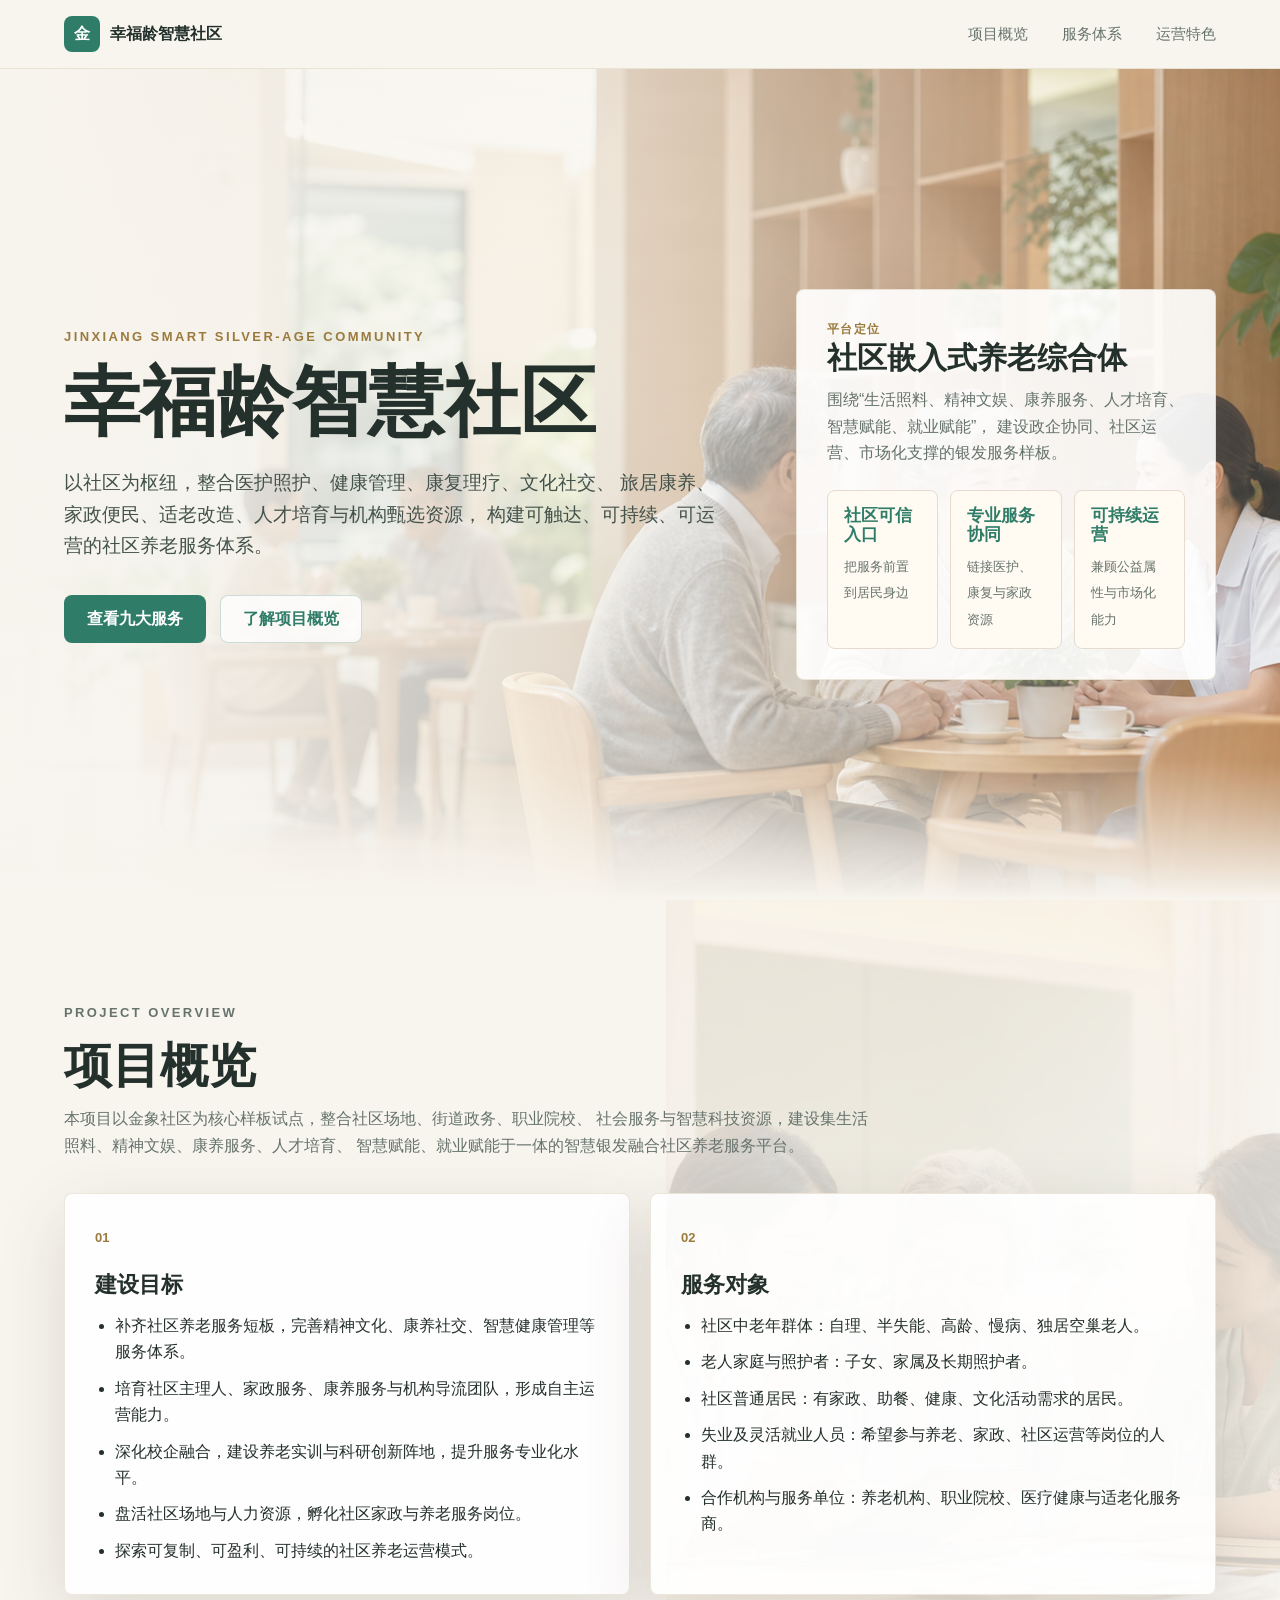
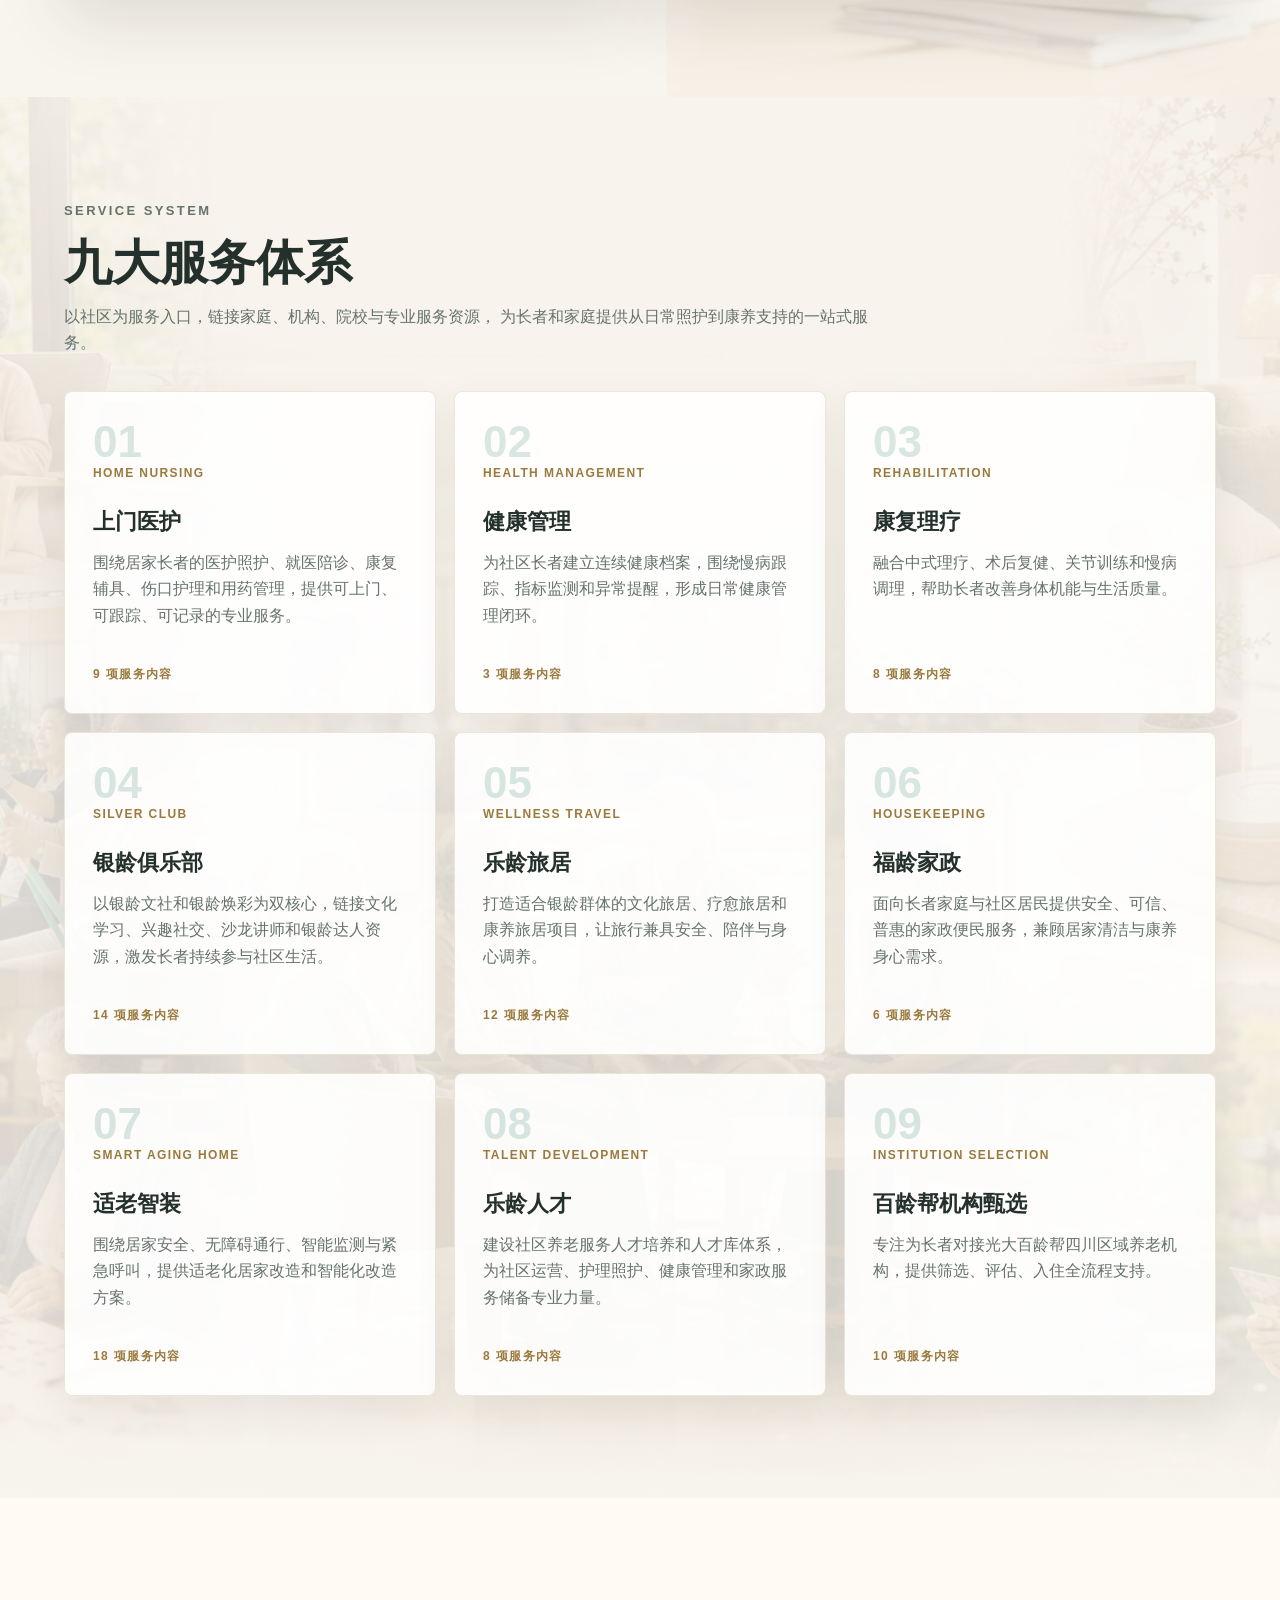
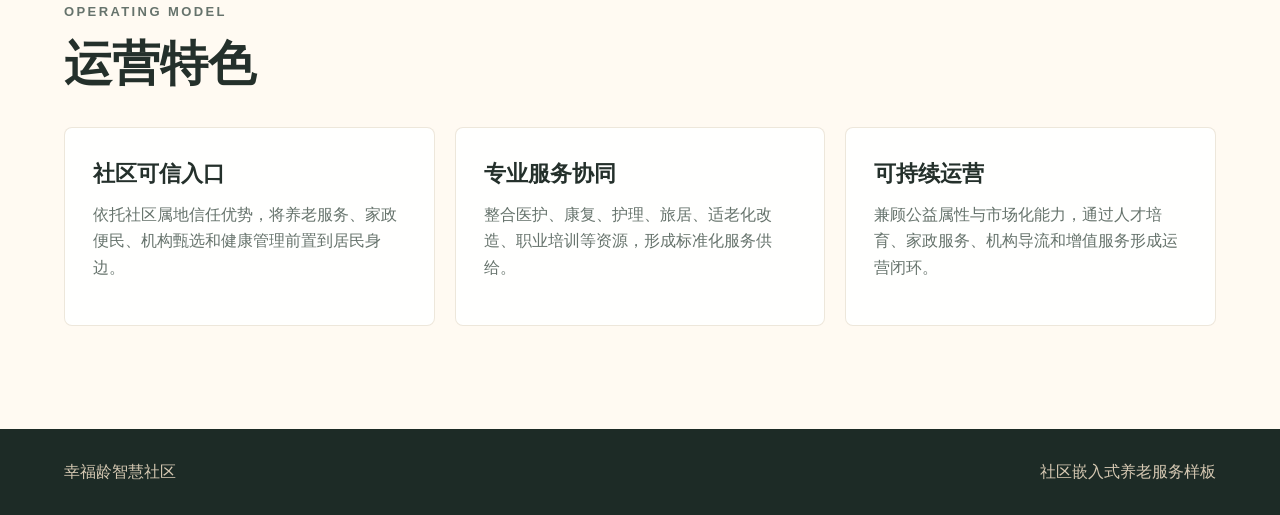
<file: index.html>
<!doctype html>
<html lang="zh-CN">
  <head>
    <meta charset="utf-8">
    <meta name="viewport" content="width=device-width, initial-scale=1">
    <title>幸福龄智慧社区</title>
    <meta
      name="description"
      content="幸福龄智慧社区提供医护照护、健康管理、康复理疗、银龄俱乐部、乐龄旅居、家政服务、适老智装、乐龄人才和百龄帮机构甄选服务。"
    >
    <link rel="stylesheet" href="styles.css">
  </head>
  <body>
    <header class="site-header">
      <a class="brand" href="index.html" aria-label="返回首页">
        <span class="brand-mark">金</span>
        <span>幸福龄智慧社区</span>
      </a>
      <nav class="nav" aria-label="主导航">
        <a href="#overview">项目概览</a>
        <a href="#services">服务体系</a>
        <a href="#model">运营特色</a>
      </nav>
    </header>

    <main id="top">
      <section class="hero">
        <div class="hero-bg" aria-hidden="true"></div>
        <div class="hero-content">
          <p class="eyebrow">Jinxiang Smart Silver-Age Community</p>
          <h1>幸福龄智慧社区</h1>
          <p class="hero-copy">
            以社区为枢纽，整合医护照护、健康管理、康复理疗、文化社交、
            旅居康养、家政便民、适老改造、人才培育与机构甄选资源，
            构建可触达、可持续、可运营的社区养老服务体系。
          </p>
          <div class="hero-actions">
            <a class="button primary" href="#services">查看九大服务</a>
            <a class="button secondary" href="#overview">了解项目概览</a>
          </div>
        </div>
        <aside class="hero-panel" aria-label="平台定位">
          <div class="panel-label">平台定位</div>
          <h2>社区嵌入式养老综合体</h2>
          <p>
            围绕“生活照料、精神文娱、康养服务、人才培育、智慧赋能、就业赋能”，
            建设政企协同、社区运营、市场化支撑的银发服务样板。
          </p>
          <div class="position-grid">
            <div>
              <strong>社区可信入口</strong>
              <span>把服务前置到居民身边</span>
            </div>
            <div>
              <strong>专业服务协同</strong>
              <span>链接医护、康复与家政资源</span>
            </div>
            <div>
              <strong>可持续运营</strong>
              <span>兼顾公益属性与市场化能力</span>
            </div>
          </div>
        </aside>
      </section>

      <section class="overview section" id="overview">
        <div class="overview-image" aria-hidden="true"></div>
        <div class="section-heading">
          <p class="eyebrow">Project Overview</p>
          <h2>项目概览</h2>
          <p>
            本项目以金象社区为核心样板试点，整合社区场地、街道政务、职业院校、
            社会服务与智慧科技资源，建设集生活照料、精神文娱、康养服务、人才培育、
            智慧赋能、就业赋能于一体的智慧银发融合社区养老服务平台。
          </p>
        </div>
        <div class="overview-grid">
          <article class="info-panel">
            <span class="panel-number">01</span>
            <h3>建设目标</h3>
            <ul>
              <li>补齐社区养老服务短板，完善精神文化、康养社交、智慧健康管理等服务体系。</li>
              <li>培育社区主理人、家政服务、康养服务与机构导流团队，形成自主运营能力。</li>
              <li>深化校企融合，建设养老实训与科研创新阵地，提升服务专业化水平。</li>
              <li>盘活社区场地与人力资源，孵化社区家政与养老服务岗位。</li>
              <li>探索可复制、可盈利、可持续的社区养老运营模式。</li>
            </ul>
          </article>
          <article class="info-panel">
            <span class="panel-number">02</span>
            <h3>服务对象</h3>
            <ul>
              <li>社区中老年群体：自理、半失能、高龄、慢病、独居空巢老人。</li>
              <li>老人家庭与照护者：子女、家属及长期照护者。</li>
              <li>社区普通居民：有家政、助餐、健康、文化活动需求的居民。</li>
              <li>失业及灵活就业人员：希望参与养老、家政、社区运营等岗位的人群。</li>
              <li>合作机构与服务单位：养老机构、职业院校、医疗健康与适老化服务商。</li>
            </ul>
          </article>
        </div>
      </section>

      <section class="services section" id="services">
        <div class="services-bg" aria-hidden="true"></div>
        <div class="section-heading">
          <p class="eyebrow">Service System</p>
          <h2>九大服务体系</h2>
          <p>
            以社区为服务入口，链接家庭、机构、院校与专业服务资源，
            为长者和家庭提供从日常照护到康养支持的一站式服务。
          </p>
        </div>
        <div class="service-grid" id="serviceGrid"></div>
      </section>

      <section class="model section" id="model">
        <div class="section-heading">
          <p class="eyebrow">Operating Model</p>
          <h2>运营特色</h2>
        </div>
        <div class="feature-row">
          <article>
            <h3>社区可信入口</h3>
            <p>依托社区属地信任优势，将养老服务、家政便民、机构甄选和健康管理前置到居民身边。</p>
          </article>
          <article>
            <h3>专业服务协同</h3>
            <p>整合医护、康复、护理、旅居、适老化改造、职业培训等资源，形成标准化服务供给。</p>
          </article>
          <article>
            <h3>可持续运营</h3>
            <p>兼顾公益属性与市场化能力，通过人才培育、家政服务、机构导流和增值服务形成运营闭环。</p>
          </article>
        </div>
      </section>
    </main>

    <footer class="site-footer">
      <span>幸福龄智慧社区</span>
      <span>社区嵌入式养老服务样板</span>
    </footer>

    <script src="script.js"></script>
  </body>
</html>
</file>
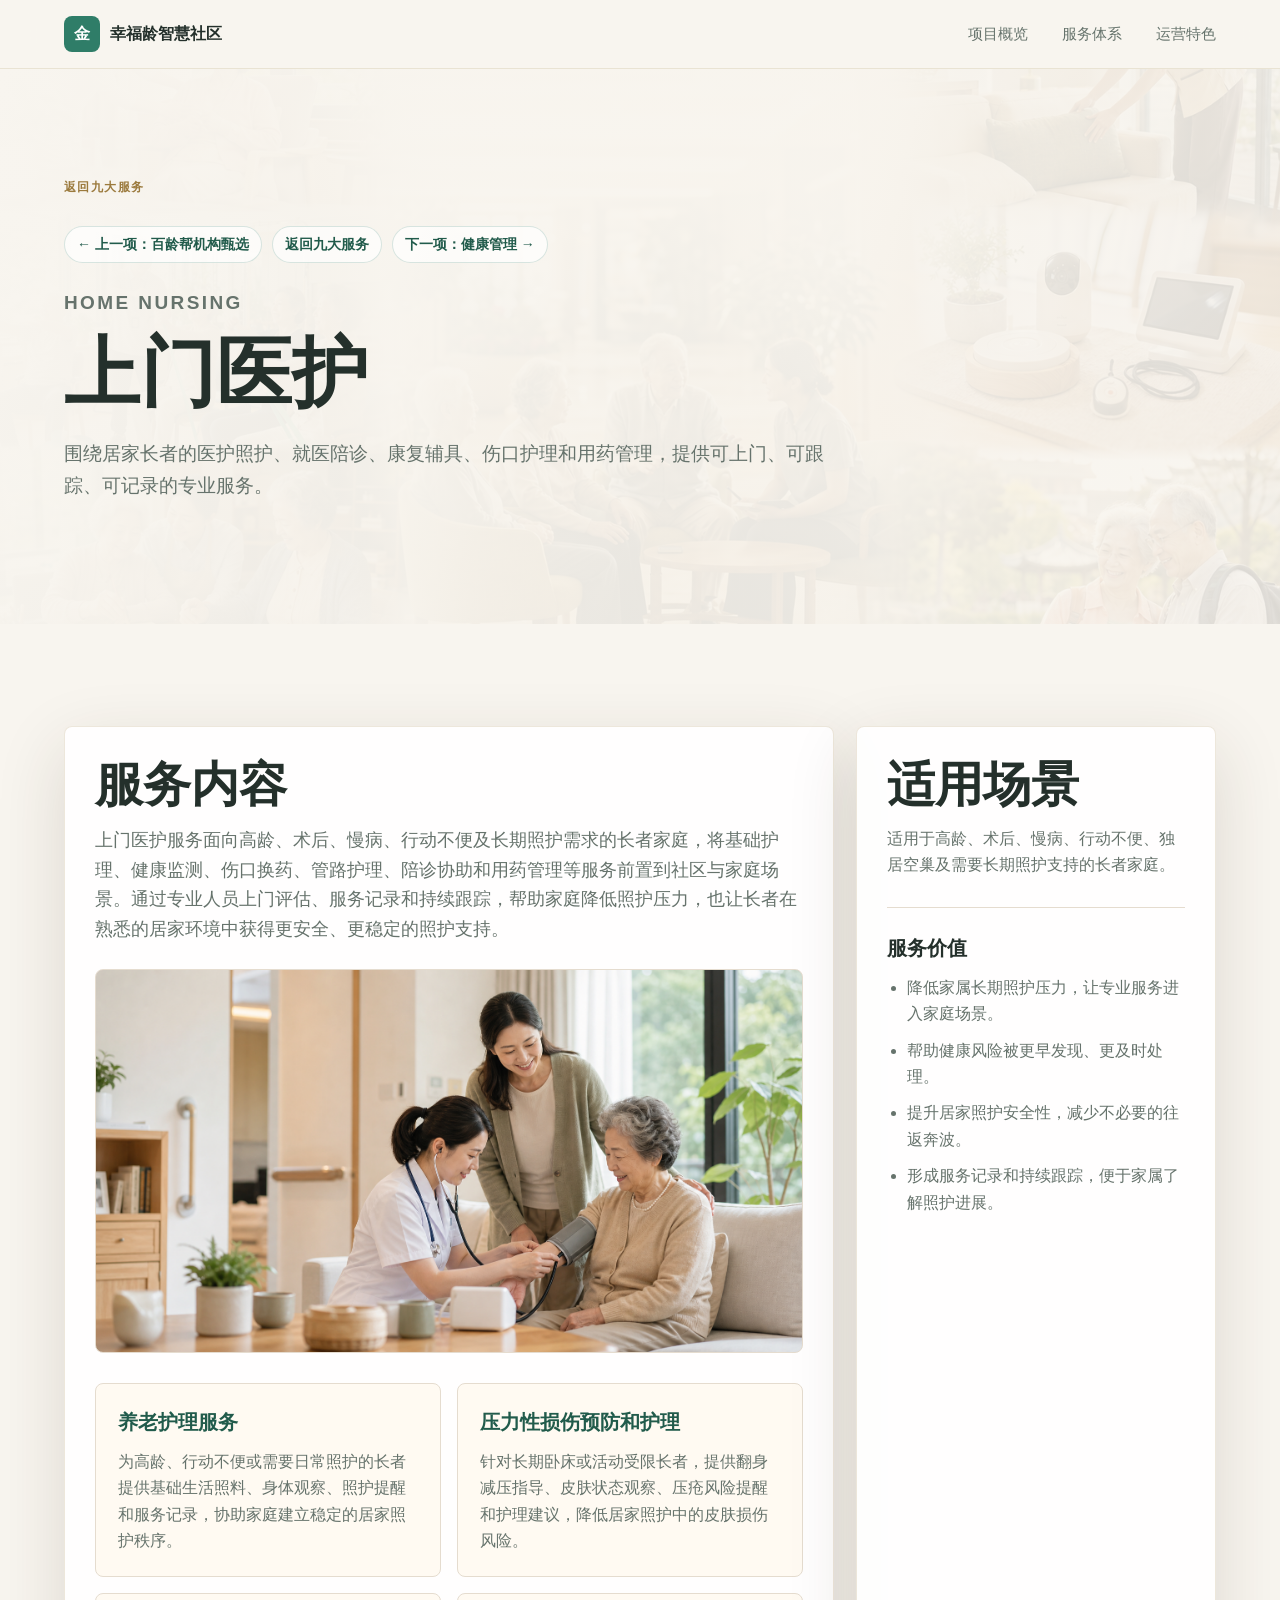
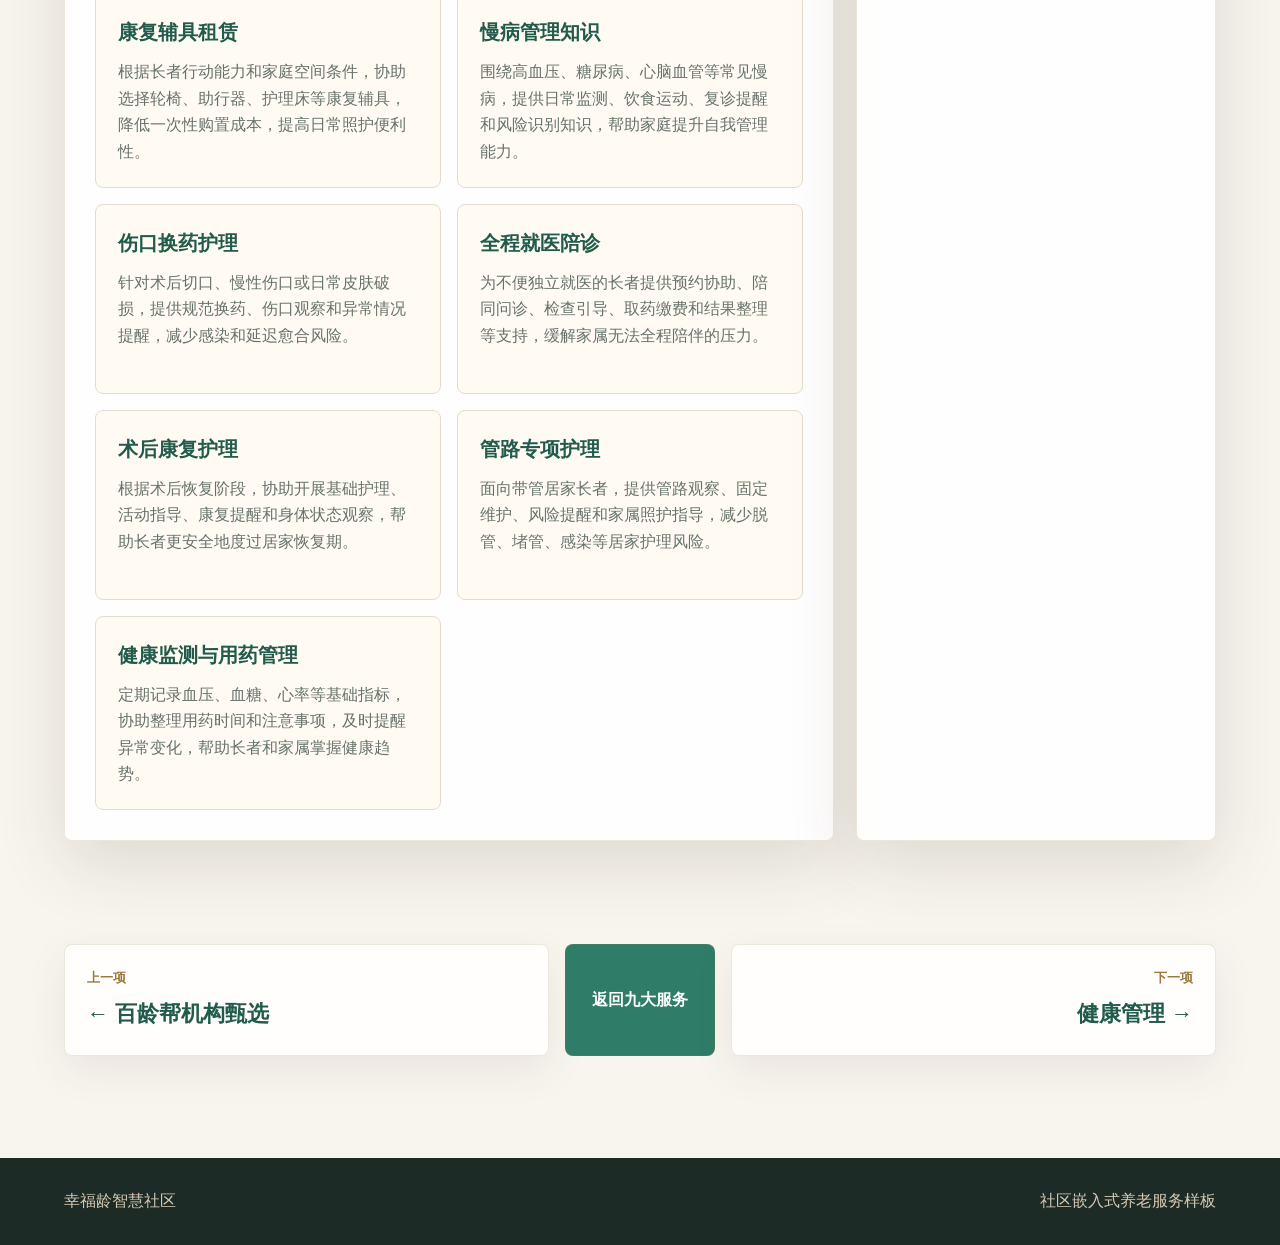
<file: detail.html>
<!doctype html>
<html lang="zh-CN">
  <head>
    <meta charset="utf-8">
    <meta name="viewport" content="width=device-width, initial-scale=1">
    <title>服务详情 · 幸福龄智慧社区</title>
    <meta name="description" content="幸福龄智慧社区服务详情。">
    <link rel="stylesheet" href="styles.css">
  </head>
  <body>
    <header class="site-header">
      <a class="brand" href="index.html" aria-label="返回首页">
        <span class="brand-mark">金</span>
        <span>幸福龄智慧社区</span>
      </a>
      <nav class="nav" aria-label="详情页导航">
        <a href="index.html#overview">项目概览</a>
        <a href="index.html#services">服务体系</a>
        <a href="index.html#model">运营特色</a>
      </nav>
    </header>

    <main>
      <section class="detail-hero">
        <a class="back-link" href="index.html#services">返回九大服务</a>
        <div class="detail-switch detail-switch-top" id="detailSwitchTop"></div>
        <p class="eyebrow" id="detailEyebrow">Service Detail</p>
        <h1 id="detailTitle">服务详情</h1>
        <p id="detailSummary"></p>
      </section>
      <section class="detail-body section">
        <div class="detail-card">
          <h2 id="detailContentTitle">服务内容</h2>
          <p class="detail-intro" id="detailIntro"></p>
          <div class="detail-image" id="detailImage" aria-hidden="true"></div>
          <div class="detail-list" id="detailList"></div>
        </div>
        <aside class="detail-side">
          <h2>适用场景</h2>
          <p id="detailScenario"></p>
          <div class="value-box" id="detailValueBox">
            <h3>服务价值</h3>
            <ul id="detailValues"></ul>
          </div>
        </aside>
      </section>
      <section class="detail-switch-bottom section" id="detailSwitchBottom"></section>
    </main>

    <footer class="site-footer">
      <span>幸福龄智慧社区</span>
      <span>社区嵌入式养老服务样板</span>
    </footer>

    <script src="script.js"></script>
  </body>
</html>
</file>
<file: styles.css>
:root {
  --bg: #f8f5ef;
  --bg-soft: #efe8dc;
  --surface: #ffffff;
  --surface-warm: #fffaf2;
  --text: #24302b;
  --muted: #66736c;
  --line: #e5dccf;
  --gold: #9b7a3d;
  --gold-dark: #735826;
  --green: #2f7d68;
  --green-dark: #215b4b;
  --peach: #f0d6bf;
  --shadow: 0 22px 70px rgba(58, 45, 25, 0.14);
}

* {
  box-sizing: border-box;
}

html {
  scroll-behavior: smooth;
}

body {
  margin: 0;
  color: var(--text);
  background: var(--bg);
  font-family: Arial, "Microsoft YaHei", sans-serif;
  line-height: 1.65;
}

a {
  color: inherit;
  text-decoration: none;
}

.site-header {
  position: sticky;
  top: 0;
  z-index: 20;
  display: flex;
  align-items: center;
  justify-content: space-between;
  gap: 24px;
  padding: 16px clamp(20px, 5vw, 72px);
  background: rgba(248, 245, 239, 0.9);
  border-bottom: 1px solid rgba(155, 122, 61, 0.16);
  backdrop-filter: blur(18px);
}

.brand {
  display: inline-flex;
  align-items: center;
  gap: 10px;
  font-weight: 800;
}

.brand-mark {
  display: grid;
  width: 36px;
  height: 36px;
  place-items: center;
  color: #fff;
  background: var(--green);
  border-radius: 8px;
}

.nav {
  display: flex;
  flex-wrap: wrap;
  gap: clamp(14px, 3vw, 34px);
  color: var(--muted);
  font-size: 15px;
}

.nav a:hover {
  color: var(--green);
}

.hero {
  position: relative;
  display: grid;
  grid-template-columns: minmax(0, 1fr) minmax(320px, 420px);
  gap: clamp(28px, 5vw, 72px);
  align-items: center;
  min-height: calc(100vh - 69px);
  padding: clamp(64px, 9vw, 118px) clamp(20px, 5vw, 72px);
  overflow: hidden;
}

.hero-bg,
.overview-image,
.services-bg {
  position: absolute;
  inset: 0;
  background-image:
    linear-gradient(90deg, rgba(248, 245, 239, 0.98), rgba(248, 245, 239, 0.78) 42%, rgba(248, 245, 239, 0.22)),
    url("assets/hero-community.png");
  background-position: center;
  background-size: cover;
  z-index: -2;
}

.hero::after,
.services::after {
  position: absolute;
  inset: auto 0 0;
  height: 140px;
  content: "";
  background: linear-gradient(180deg, transparent, var(--bg));
  pointer-events: none;
  z-index: -1;
}

.hero-content {
  max-width: 780px;
}

.eyebrow {
  margin: 0 0 14px;
  color: var(--gold);
  font-size: 13px;
  font-weight: 800;
  letter-spacing: 2.4px;
  text-transform: uppercase;
}

h1,
h2,
h3,
p {
  margin-top: 0;
}

h1 {
  margin-bottom: 24px;
  font-size: clamp(42px, 6.8vw, 76px);
  line-height: 1.08;
  letter-spacing: 0;
}

h2 {
  margin-bottom: 12px;
  font-size: clamp(30px, 4vw, 48px);
  line-height: 1.18;
}

h3 {
  margin-bottom: 10px;
  font-size: 22px;
}

.hero-copy {
  max-width: 720px;
  color: #43524b;
  font-size: 19px;
}

.hero-actions {
  display: flex;
  flex-wrap: wrap;
  gap: 14px;
  margin-top: 34px;
}

.button {
  display: inline-flex;
  min-height: 48px;
  align-items: center;
  justify-content: center;
  padding: 0 22px;
  border: 1px solid transparent;
  border-radius: 8px;
  font-weight: 800;
}

.button.primary {
  color: #fff;
  background: var(--green);
}

.button.primary:hover {
  background: var(--green-dark);
}

.button.secondary {
  color: var(--green);
  background: rgba(255, 255, 255, 0.78);
  border-color: rgba(47, 125, 104, 0.24);
}

.hero-panel,
.info-panel,
.feature-row article,
.detail-card,
.detail-side {
  background: rgba(255, 255, 255, 0.9);
  border: 1px solid rgba(155, 122, 61, 0.18);
  border-radius: 8px;
  box-shadow: var(--shadow);
}

.hero-panel {
  padding: 30px;
}

.panel-label,
.service-label,
.service-meta,
.back-link {
  color: var(--gold);
  font-size: 12px;
  font-weight: 800;
  letter-spacing: 1.4px;
  text-transform: uppercase;
}

.hero-panel h2 {
  font-size: 30px;
}

.hero-panel p,
.section-heading p,
.feature-row p,
.service-card p,
.detail-hero p,
.detail-side p {
  color: var(--muted);
}

.position-grid,
.metric-grid {
  display: grid;
  grid-template-columns: repeat(3, 1fr);
  gap: 12px;
  margin-top: 24px;
}

.position-grid div,
.metric-grid div {
  min-height: 96px;
  padding: 16px;
  background: var(--surface-warm);
  border: 1px solid var(--line);
  border-radius: 8px;
}

.position-grid strong,
.metric-grid strong {
  display: block;
  color: var(--green);
  line-height: 1.1;
}

.position-grid strong {
  margin-bottom: 8px;
  font-size: 17px;
}

.position-grid span {
  color: var(--muted);
  font-size: 13px;
}

.metric-grid div {
  text-align: center;
}

.metric-grid strong {
  font-size: 32px;
}

.metric-grid span {
  color: var(--muted);
  font-size: 13px;
}

.section {
  position: relative;
  padding: clamp(72px, 8vw, 112px) clamp(20px, 5vw, 72px);
}

.section-heading {
  max-width: 820px;
  margin-bottom: 34px;
}

.overview {
  overflow: hidden;
}

.overview-image {
  inset: 0 0 auto auto;
  width: min(48vw, 680px);
  height: 100%;
  min-height: 560px;
  opacity: 0.16;
  background-image: url("assets/overview-community.png");
  z-index: -1;
}

.overview-grid,
.feature-row {
  display: grid;
  grid-template-columns: repeat(2, minmax(0, 1fr));
  gap: 20px;
}

.info-panel {
  padding: 30px;
}

.panel-number {
  display: inline-flex;
  margin-bottom: 18px;
  color: var(--gold);
  font-size: 13px;
  font-weight: 900;
}

ul {
  margin: 0;
  padding-left: 20px;
}

li + li {
  margin-top: 10px;
}

.services {
  overflow: hidden;
}

.services-bg {
  opacity: 0.13;
  background-image: url("assets/services-community.png");
  z-index: -2;
}

.service-grid {
  display: grid;
  grid-template-columns: repeat(3, minmax(0, 1fr));
  gap: 18px;
}

.service-card {
  position: relative;
  display: flex;
  min-height: 292px;
  flex-direction: column;
  padding: 28px;
  background: rgba(255, 255, 255, 0.88);
  border: 1px solid rgba(155, 122, 61, 0.18);
  border-radius: 8px;
  box-shadow: 0 14px 42px rgba(58, 45, 25, 0.08);
  transition: transform 0.24s ease, border-color 0.24s ease, box-shadow 0.24s ease;
}

.service-card:hover {
  transform: translateY(-5px);
  border-color: rgba(47, 125, 104, 0.36);
  box-shadow: 0 24px 60px rgba(58, 45, 25, 0.14);
}

.service-index {
  color: rgba(47, 125, 104, 0.18);
  font-size: 44px;
  font-weight: 900;
  line-height: 1;
}

.service-card h3 {
  margin-top: 20px;
}

.service-meta {
  margin-top: auto;
  padding-top: 20px;
}

.model {
  background: #fffaf2;
}

.feature-row {
  grid-template-columns: repeat(3, minmax(0, 1fr));
}

.feature-row article {
  padding: 28px;
  box-shadow: none;
}

.detail-hero {
  padding: clamp(58px, 9vw, 104px) clamp(20px, 5vw, 72px);
  background:
    linear-gradient(110deg, rgba(248, 245, 239, 1), rgba(248, 245, 239, 0.88)),
    url("assets/services-community.png");
  background-position: center;
  background-size: cover;
}

.detail-hero h1 {
  max-width: 900px;
}

.detail-hero p {
  max-width: 760px;
  font-size: 19px;
}

.back-link {
  display: inline-flex;
  margin-bottom: 28px;
}

.detail-switch {
  display: flex;
  flex-wrap: wrap;
  gap: 10px;
  margin: 0 0 24px;
}

.detail-switch a {
  display: inline-flex;
  min-height: 34px;
  align-items: center;
  padding: 6px 12px;
  color: var(--green-dark);
  background: rgba(255, 255, 255, 0.68);
  border: 1px solid rgba(47, 125, 104, 0.18);
  border-radius: 999px;
  font-size: 14px;
  font-weight: 700;
}

.detail-switch a:hover {
  background: #fff;
  border-color: rgba(47, 125, 104, 0.36);
}

.detail-body {
  display: grid;
  grid-template-columns: minmax(0, 1fr) minmax(280px, 360px);
  gap: 22px;
}

.detail-card,
.detail-side {
  padding: 30px;
}

.detail-intro {
  max-width: 940px;
  margin-bottom: 24px;
  color: var(--muted);
  font-size: 18px;
}

.detail-image {
  width: 100%;
  min-height: clamp(260px, 30vw, 430px);
  margin: 8px 0 30px;
  background-position: center;
  background-size: cover;
  border: 1px solid var(--line);
  border-radius: 8px;
}

.detail-list {
  display: grid;
  gap: 24px;
}

.explain-grid {
  display: grid;
  grid-template-columns: repeat(2, minmax(0, 1fr));
  gap: 16px;
}

.explain-card {
  min-height: 190px;
  padding: 22px;
  background: var(--surface-warm);
  border: 1px solid var(--line);
  border-radius: 8px;
}

.explain-card h3 {
  color: var(--green-dark);
  font-size: 20px;
}

.explain-card p {
  margin-bottom: 0;
  color: var(--muted);
}

.detail-group + .detail-group {
  padding-top: 22px;
  border-top: 1px solid var(--line);
}

.group-image {
  min-height: clamp(220px, 24vw, 360px);
  margin: 12px 0 22px;
  background-position: center;
  background-size: cover;
  border: 1px solid var(--line);
  border-radius: 8px;
}

.tag-list {
  display: flex;
  flex-wrap: wrap;
  gap: 12px;
}

.tag-list span {
  display: inline-flex;
  align-items: center;
  min-height: 38px;
  padding: 7px 14px;
  color: var(--green-dark);
  background: #edf6f2;
  border: 1px solid rgba(47, 125, 104, 0.18);
  border-radius: 999px;
  font-weight: 700;
}

.value-box {
  margin-top: 28px;
  padding-top: 24px;
  border-top: 1px solid var(--line);
}

.value-box h3 {
  font-size: 20px;
}

.value-box ul {
  color: var(--muted);
}

.detail-switch-bottom {
  display: grid;
  grid-template-columns: minmax(0, 1fr) auto minmax(0, 1fr);
  gap: 16px;
  padding-top: 0;
}

.switch-card,
.switch-home {
  min-height: 112px;
  padding: 22px;
  background: rgba(255, 255, 255, 0.88);
  border: 1px solid rgba(155, 122, 61, 0.18);
  border-radius: 8px;
  box-shadow: 0 14px 42px rgba(58, 45, 25, 0.08);
}

.switch-card {
  display: grid;
  align-content: center;
  gap: 8px;
}

.switch-card.next {
  text-align: right;
}

.switch-card span {
  color: var(--gold);
  font-size: 13px;
  font-weight: 800;
}

.switch-card a {
  color: var(--green-dark);
  font-size: 22px;
  font-weight: 900;
}

.switch-home {
  display: inline-flex;
  min-width: 150px;
  align-items: center;
  justify-content: center;
  color: #fff;
  background: var(--green);
  font-weight: 900;
  box-shadow: none;
}

.site-footer {
  display: flex;
  justify-content: space-between;
  gap: 18px;
  padding: 30px clamp(20px, 5vw, 72px);
  color: #d6c9b3;
  background: #1d2b26;
}

@media (max-width: 980px) {
  .hero,
  .overview-grid,
  .feature-row,
  .detail-body,
  .detail-switch-bottom {
    grid-template-columns: 1fr;
  }

  .switch-card.next {
    text-align: left;
  }

  .service-grid {
    grid-template-columns: repeat(2, minmax(0, 1fr));
  }

  .overview-image {
    width: 100%;
  }
}

@media (max-width: 680px) {
  .site-header,
  .site-footer {
    align-items: flex-start;
    flex-direction: column;
  }

  .hero {
    min-height: auto;
  }

  .hero-bg {
    background-image:
      linear-gradient(180deg, rgba(248, 245, 239, 0.96), rgba(248, 245, 239, 0.78)),
      url("assets/hero-community.png");
  }

  .position-grid,
  .metric-grid,
  .service-grid {
    grid-template-columns: 1fr;
  }

  .service-card {
    min-height: 240px;
  }

  .explain-grid {
    grid-template-columns: 1fr;
  }
}
</file>
